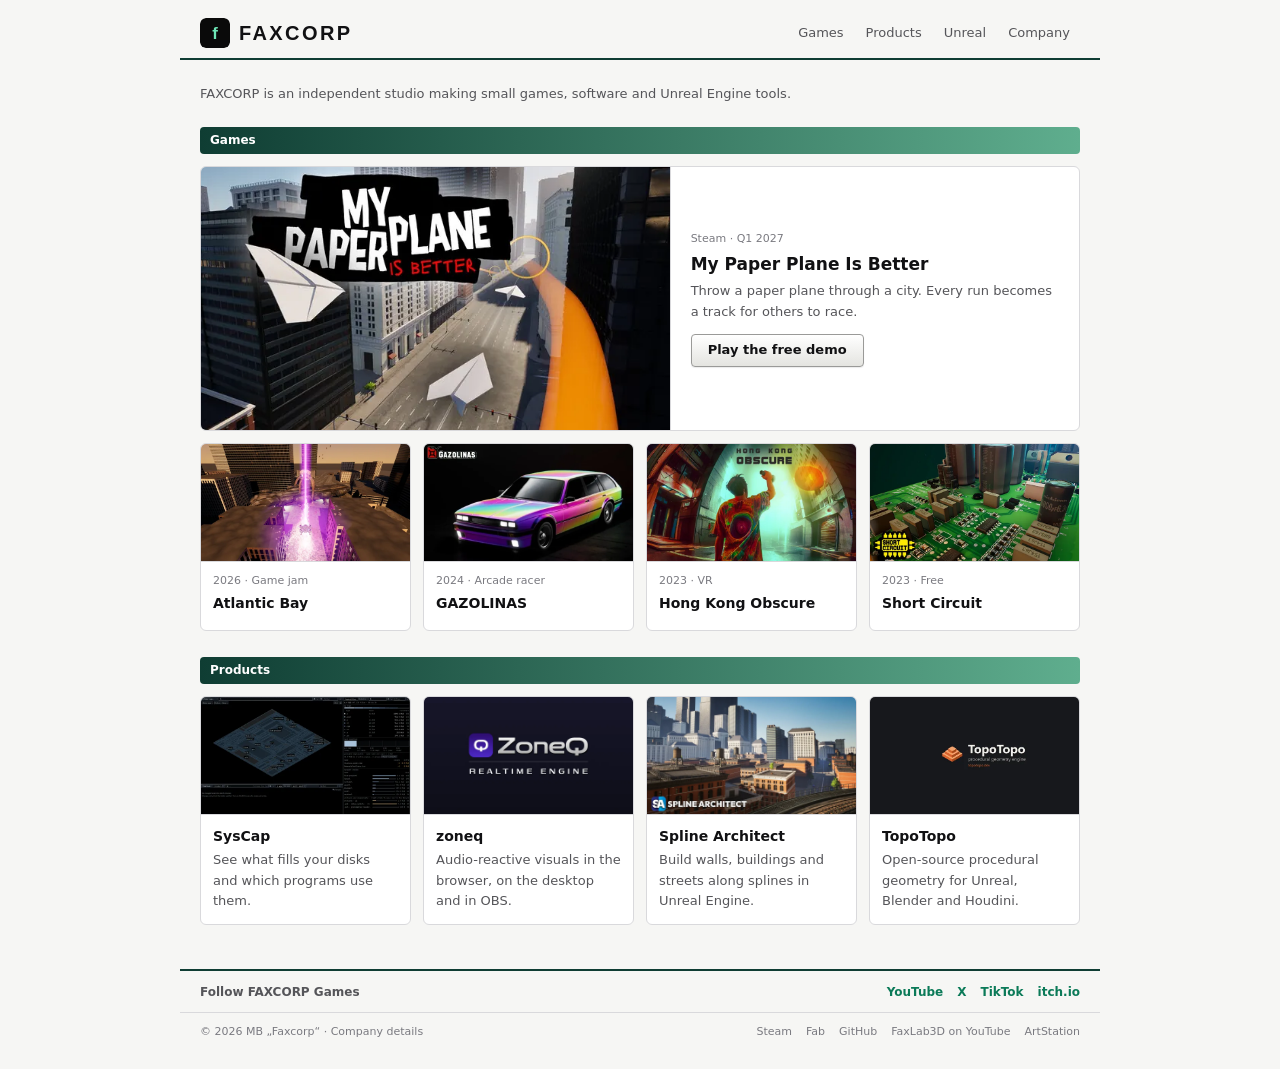
<file: index.html>
<!DOCTYPE html>
<html lang="en">
<head>
<meta charset="utf-8">
<meta name="viewport" content="width=device-width, initial-scale=1">
<title>FAXCORP</title>
<meta name="description" content="FAXCORP is an independent studio making games, real-time graphics software and Unreal Engine tools.">
<link rel="canonical" href="https://faxcorp.dev/">
<meta name="theme-color" content="#fafafa" media="(prefers-color-scheme: light)">
<meta name="theme-color" content="#0d0d0f" media="(prefers-color-scheme: dark)">
<meta property="og:type" content="website">
<meta property="og:site_name" content="FAXCORP">
<meta property="og:title" content="FAXCORP">
<meta property="og:description" content="FAXCORP is an independent studio making games, real-time graphics software and Unreal Engine tools.">
<meta property="og:url" content="https://faxcorp.dev/">
<meta property="og:image" content="https://faxcorp.dev/img/og.jpg">
<meta property="og:image:width" content="1200">
<meta property="og:image:height" content="630">
<meta name="twitter:card" content="summary_large_image">
<meta name="twitter:site" content="@faxcorpdev">
<link rel="stylesheet" href="/style.css">
<link rel="icon" href="/favicon.svg" type="image/svg+xml">
<link rel="icon" href="/img/icon-32.png" sizes="32x32" type="image/png">
<link rel="apple-touch-icon" href="/img/icon-180.png">
<script type="application/ld+json">{"@context":"https://schema.org","@type":"Organization","name":"FAXCORP","legalName":"MB Faxcorp","url":"https://faxcorp.dev/","logo":"https://faxcorp.dev/img/icon-512.png","email":"office@faxcorp.dev","sameAs":["https://github.com/faxlab","https://store.steampowered.com/search/?developer=FAXCORP","https://www.fab.com/sellers/FaxLab3D","https://www.youtube.com/@faxcorp","https://www.tiktok.com/@faxcorpgames","https://faxcorpgames.itch.io","https://www.youtube.com/@fax-lab-3d","https://www.artstation.com/faxlab3d","https://sketchfab.com/FaxLab3D","https://x.com/faxcorpdev"],"brand":[{"@type":"Brand","name":"SysCap"},{"@type":"Brand","name":"zoneq"},{"@type":"Brand","name":"Spline Architect"},{"@type":"Brand","name":"TopoTopo"}]}</script>
</head>
<body>

<header class="top">
  <div class="wrap">
    <a class="brand" href="/"><img src="/favicon.svg" alt=""><span>FAXCORP</span></a>
    <nav class="nav">
      <a href="/games/">Games</a>
      <a href="/products/">Products</a>
      <a href="/unreal/">Unreal</a>
      <a href="/company/">Company</a>
    </nav>
  </div>
</header>

<main class="wrap">
<p class="intro">FAXCORP is an independent studio making small games, software and Unreal Engine tools.</p>

<h2>Games</h2>
<div class="card feature">
  <img src="/img/my-paper-plane.webp" alt="My Paper Plane Is Better" width="616" height="346">
  <div class="body">
    <p class="meta">Steam &middot; Q1 2027</p>
    <h3>My Paper Plane Is Better</h3>
    <p>Throw a paper plane through a city. Every run becomes a track for others to race.</p>
    <a class="button" href="https://store.steampowered.com/app/2765870/My_Paper_Plane_Is_Better/">Play the free demo</a>
  </div>
</div>
<div class="grid four after">
  <a class="card" href="https://faxcorpgames.itch.io/"><img src="/img/atlantic-bay.webp" alt="" width="616" height="346"><div class="body"><p class="meta">2026 &middot; Game jam</p><h3>Atlantic Bay</h3></div></a>
  <a class="card" href="https://store.steampowered.com/app/2230740/GAZOLINAS/"><img src="/img/gazolinas.webp" alt="" width="616" height="346"><div class="body"><p class="meta">2024 &middot; Arcade racer</p><h3>GAZOLINAS</h3></div></a>
  <a class="card" href="https://store.steampowered.com/app/1368890/Hong_Kong_Obscure/"><img src="/img/hong-kong-obscure.webp" alt="" width="616" height="346"><div class="body"><p class="meta">2023 &middot; VR</p><h3>Hong Kong Obscure</h3></div></a>
  <a class="card" href="https://store.steampowered.com/app/1819240/Short_Circuit/"><img src="/img/short-circuit.webp" alt="" width="616" height="346"><div class="body"><p class="meta">2023 &middot; Free</p><h3>Short Circuit</h3></div></a>
</div>

<h2>Products</h2>
<div class="grid four">
  <a class="card" href="https://syscap.net/"><img src="/img/syscap.webp" alt="" width="640" height="384"><div class="body"><h3>SysCap</h3><p>See what fills your disks and which programs use them.</p></div></a>
  <a class="card" href="https://zoneq.app/"><img src="/img/zoneq.webp" alt="" width="960" height="540"><div class="body"><h3>zoneq</h3><p>Audio-reactive visuals in the browser, on the desktop and in OBS.</p></div></a>
  <a class="card" href="/products/#spline-architect"><img src="/img/spline-architect.webp" alt="" width="960" height="540"><div class="body"><h3>Spline Architect</h3><p>Build walls, buildings and streets along splines in Unreal Engine.</p></div></a>
  <a class="card" href="https://topotopo.dev/"><img src="/img/topotopo.webp" alt="" width="640" height="360"><div class="body"><h3>TopoTopo</h3><p>Open-source procedural geometry for Unreal, Blender and Houdini.</p></div></a>
</div>

</main>

<footer>
  <div class="wrap follow">
    <span>Follow FAXCORP Games</span>
    <nav aria-label="Follow FAXCORP Games">
      <a href="https://www.youtube.com/@faxcorp">YouTube</a>
      <a href="https://x.com/faxcorpdev">X</a>
      <a href="https://www.tiktok.com/@faxcorpgames">TikTok</a>
      <a href="https://faxcorpgames.itch.io">itch.io</a>
    </nav>
  </div>
  <div class="wrap">
    <span>&copy; 2026 MB &bdquo;Faxcorp&ldquo; &middot; <a href="/company/">Company details</a></span>
    <nav>
      <a href="https://store.steampowered.com/search/?developer=FAXCORP">Steam</a>
      <a href="https://www.fab.com/sellers/FaxLab3D">Fab</a>
      <a href="https://github.com/faxlab">GitHub</a>
      <a href="https://www.youtube.com/@fax-lab-3d">FaxLab3D on YouTube</a>
      <a href="https://www.artstation.com/faxlab3d">ArtStation</a>
    </nav>
  </div>
</footer>

</body>
</html>
</file>
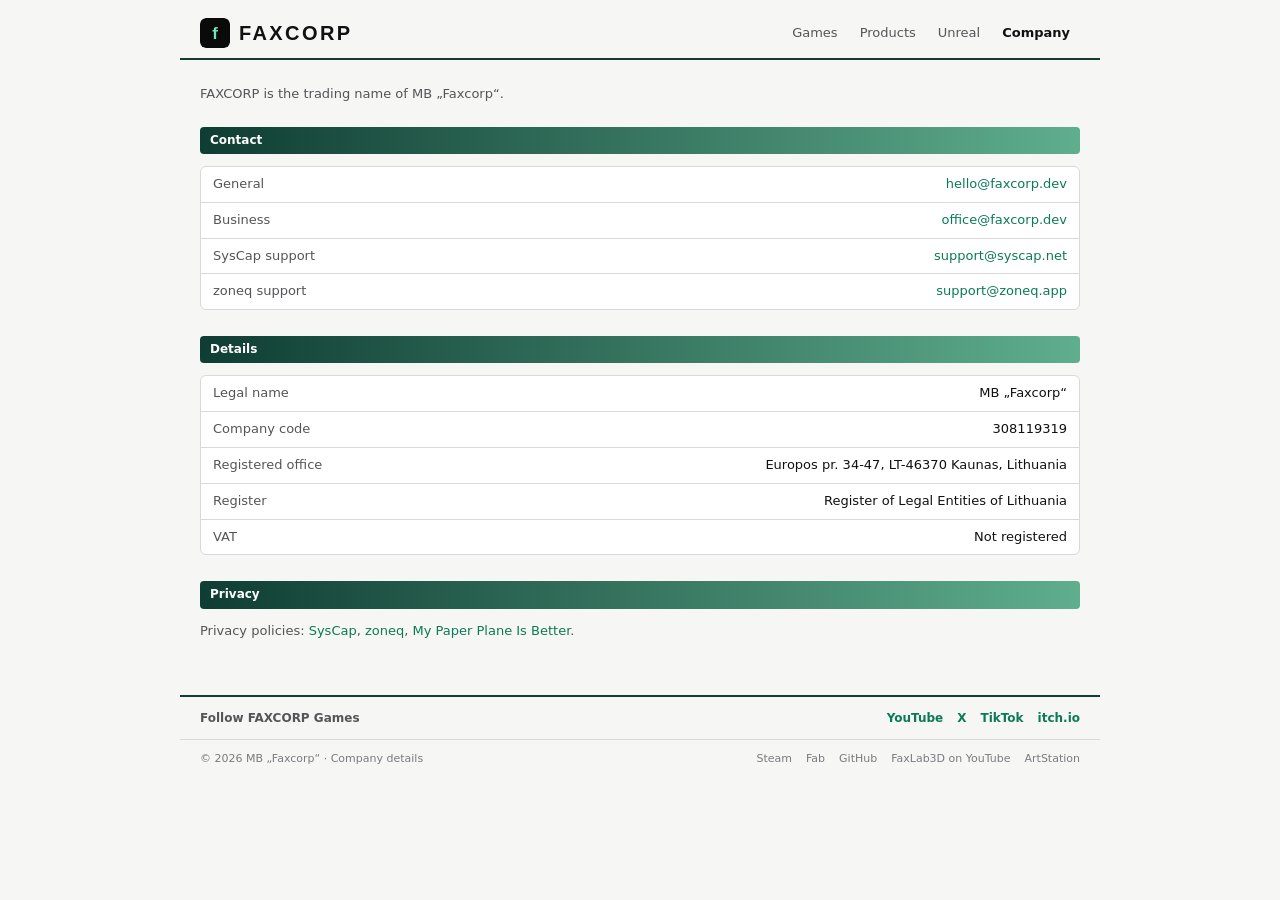
<file: company/index.html>
<!DOCTYPE html>
<html lang="en">
<head>
<meta charset="utf-8">
<meta name="viewport" content="width=device-width, initial-scale=1">
<title>Company - FAXCORP</title>
<meta name="description" content="Contact and company details for FAXCORP (MB Faxcorp).">
<link rel="canonical" href="https://faxcorp.dev/company/">
<meta name="theme-color" content="#fafafa" media="(prefers-color-scheme: light)">
<meta name="theme-color" content="#0d0d0f" media="(prefers-color-scheme: dark)">
<meta property="og:type" content="website">
<meta property="og:site_name" content="FAXCORP">
<meta property="og:title" content="Company - FAXCORP">
<meta property="og:description" content="Contact and company details for FAXCORP (MB Faxcorp).">
<meta property="og:url" content="https://faxcorp.dev/company/">
<meta property="og:image" content="https://faxcorp.dev/img/og.jpg">
<meta property="og:image:width" content="1200">
<meta property="og:image:height" content="630">
<meta name="twitter:card" content="summary_large_image">
<meta name="twitter:site" content="@faxcorpdev">
<link rel="stylesheet" href="/style.css">
<link rel="icon" href="/favicon.svg" type="image/svg+xml">
<link rel="icon" href="/img/icon-32.png" sizes="32x32" type="image/png">
<link rel="apple-touch-icon" href="/img/icon-180.png">

</head>
<body>

<header class="top">
  <div class="wrap">
    <a class="brand" href="/"><img src="/favicon.svg" alt=""><span>FAXCORP</span></a>
    <nav class="nav">
      <a href="/games/">Games</a>
      <a href="/products/">Products</a>
      <a href="/unreal/">Unreal</a>
      <a aria-current="page" href="/company/">Company</a>
    </nav>
  </div>
</header>

<main class="wrap">
<p class="intro">FAXCORP is the trading name of MB &bdquo;Faxcorp&ldquo;.</p>

<h2 id="contact">Contact</h2>
<div class="rows">
  <div><span class="k">General</span><span class="v"><a href="mailto:hello@faxcorp.dev">hello@faxcorp.dev</a></span></div>
  <div><span class="k">Business</span><span class="v"><a href="mailto:office@faxcorp.dev">office@faxcorp.dev</a></span></div>
  <div><span class="k">SysCap support</span><span class="v"><a href="mailto:support@syscap.net">support@syscap.net</a></span></div>
  <div><span class="k">zoneq support</span><span class="v"><a href="mailto:support@zoneq.app">support@zoneq.app</a></span></div>
</div>

<h2 id="details">Details</h2>
<div class="rows">
  <div><span class="k">Legal name</span><span class="v">MB &bdquo;Faxcorp&ldquo;</span></div>
  <div><span class="k">Company code</span><span class="v">308119319</span></div>
  <div><span class="k">Registered office</span><span class="v">Europos pr. 34-47, LT-46370 Kaunas, Lithuania</span></div>
  <div><span class="k">Register</span><span class="v">Register of Legal Entities of Lithuania</span></div>
  <div><span class="k">VAT</span><span class="v">Not registered</span></div>
</div>

<h2 id="privacy">Privacy</h2>
<p class="muted">Privacy policies:
<a href="https://syscap.net/privacy.html">SysCap</a>, <a href="https://zoneq.app/privacy">zoneq</a>,
<a href="/paperplane/privacy/">My Paper Plane Is Better</a>.</p>

</main>

<footer>
  <div class="wrap follow">
    <span>Follow FAXCORP Games</span>
    <nav aria-label="Follow FAXCORP Games">
      <a href="https://www.youtube.com/@faxcorp">YouTube</a>
      <a href="https://x.com/faxcorpdev">X</a>
      <a href="https://www.tiktok.com/@faxcorpgames">TikTok</a>
      <a href="https://faxcorpgames.itch.io">itch.io</a>
    </nav>
  </div>
  <div class="wrap">
    <span>&copy; 2026 MB &bdquo;Faxcorp&ldquo; &middot; <a href="/company/">Company details</a></span>
    <nav>
      <a href="https://store.steampowered.com/search/?developer=FAXCORP">Steam</a>
      <a href="https://www.fab.com/sellers/FaxLab3D">Fab</a>
      <a href="https://github.com/faxlab">GitHub</a>
      <a href="https://www.youtube.com/@fax-lab-3d">FaxLab3D on YouTube</a>
      <a href="https://www.artstation.com/faxlab3d">ArtStation</a>
    </nav>
  </div>
</footer>

</body>
</html>
</file>
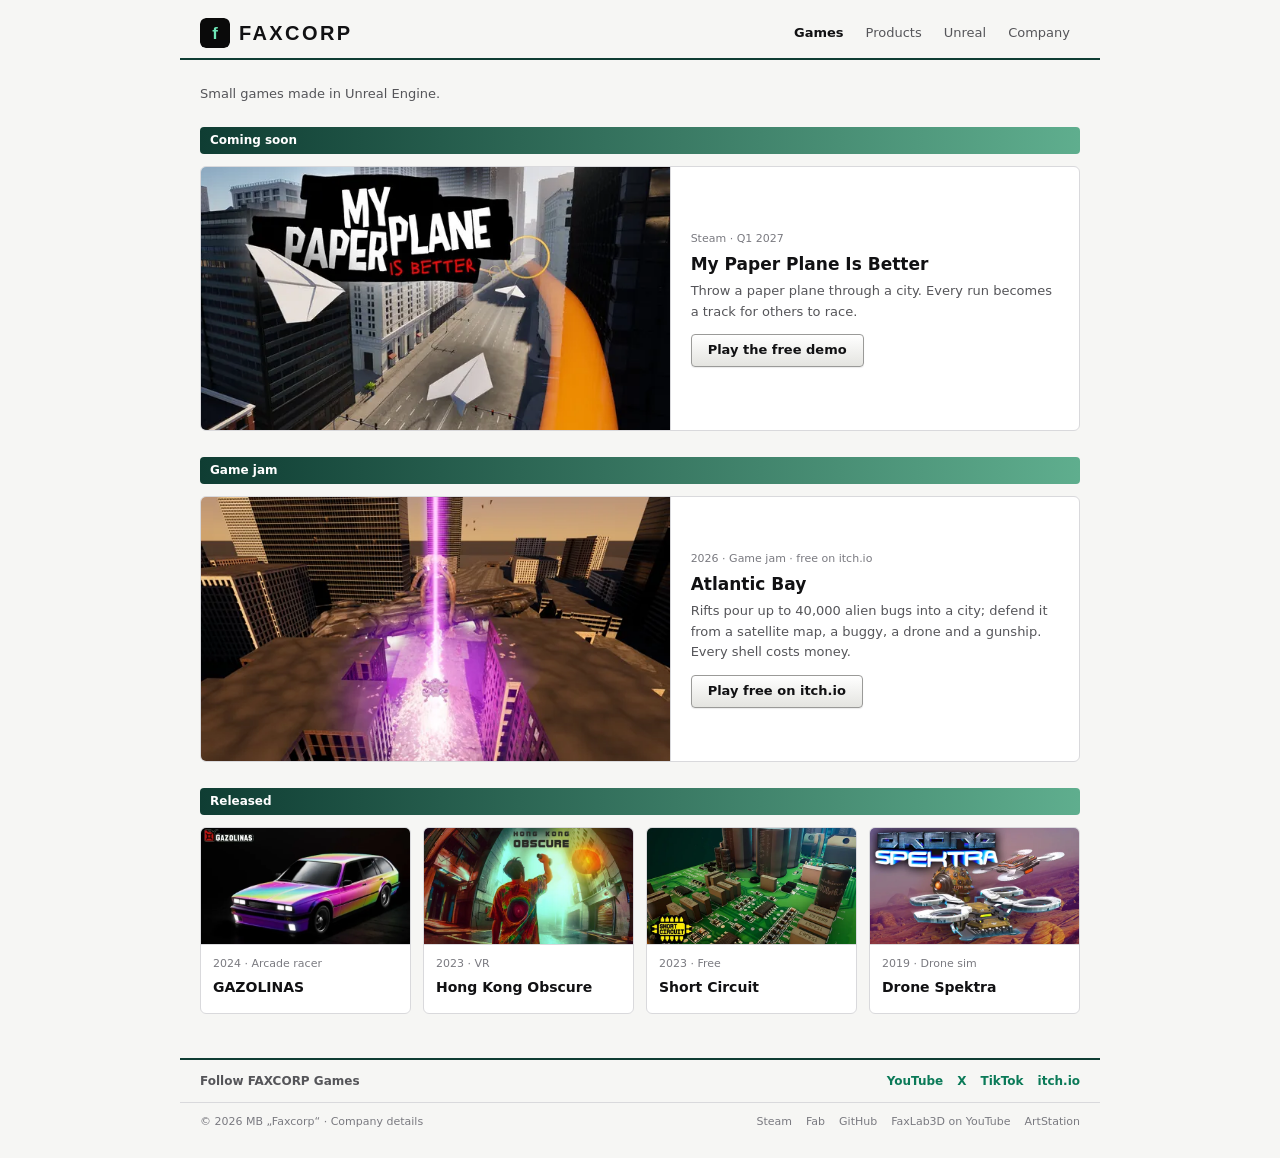
<file: games/index.html>
<!DOCTYPE html>
<html lang="en">
<head>
<meta charset="utf-8">
<meta name="viewport" content="width=device-width, initial-scale=1">
<title>Games - FAXCORP</title>
<meta name="description" content="Games by FAXCORP on Steam and itch.io.">
<link rel="canonical" href="https://faxcorp.dev/games/">
<meta name="theme-color" content="#fafafa" media="(prefers-color-scheme: light)">
<meta name="theme-color" content="#0d0d0f" media="(prefers-color-scheme: dark)">
<meta property="og:type" content="website">
<meta property="og:site_name" content="FAXCORP">
<meta property="og:title" content="Games - FAXCORP">
<meta property="og:description" content="Games by FAXCORP on Steam and itch.io.">
<meta property="og:url" content="https://faxcorp.dev/games/">
<meta property="og:image" content="https://faxcorp.dev/img/og.jpg">
<meta property="og:image:width" content="1200">
<meta property="og:image:height" content="630">
<meta name="twitter:card" content="summary_large_image">
<meta name="twitter:site" content="@faxcorpdev">
<link rel="stylesheet" href="/style.css">
<link rel="icon" href="/favicon.svg" type="image/svg+xml">
<link rel="icon" href="/img/icon-32.png" sizes="32x32" type="image/png">
<link rel="apple-touch-icon" href="/img/icon-180.png">

</head>
<body>

<header class="top">
  <div class="wrap">
    <a class="brand" href="/"><img src="/favicon.svg" alt=""><span>FAXCORP</span></a>
    <nav class="nav">
      <a aria-current="page" href="/games/">Games</a>
      <a href="/products/">Products</a>
      <a href="/unreal/">Unreal</a>
      <a href="/company/">Company</a>
    </nav>
  </div>
</header>

<main class="wrap">
<p class="intro">Small games made in Unreal Engine.</p>

<h2>Coming soon</h2>
<div class="card feature">
  <img src="/img/my-paper-plane.webp" alt="My Paper Plane Is Better" width="616" height="346">
  <div class="body">
    <p class="meta">Steam &middot; Q1 2027</p>
    <h3>My Paper Plane Is Better</h3>
    <p>Throw a paper plane through a city. Every run becomes a track for others to race.</p>
    <a class="button" href="https://store.steampowered.com/app/2765870/My_Paper_Plane_Is_Better/">Play the free demo</a>
  </div>
</div>

<h2>Game jam</h2>
<div class="card feature">
  <img src="/img/atlantic-bay.webp" alt="Atlantic Bay: a rift pours bugs into a city street" width="616" height="346">
  <div class="body">
    <p class="meta">2026 &middot; Game jam &middot; free on itch.io</p>
    <h3>Atlantic Bay</h3>
    <p>Rifts pour up to 40,000 alien bugs into a city; defend it from a satellite map, a buggy, a drone and a gunship. Every shell costs money.</p>
    <a class="button" href="https://faxcorpgames.itch.io/">Play free on itch.io</a>
  </div>
</div>

<h2>Released</h2>
<div class="grid four">
  <a class="card" href="https://store.steampowered.com/app/2230740/GAZOLINAS/"><img src="/img/gazolinas.webp" alt="" width="616" height="346"><div class="body"><p class="meta">2024 &middot; Arcade racer</p><h3>GAZOLINAS</h3></div></a>
  <a class="card" href="https://store.steampowered.com/app/1368890/Hong_Kong_Obscure/"><img src="/img/hong-kong-obscure.webp" alt="" width="616" height="346"><div class="body"><p class="meta">2023 &middot; VR</p><h3>Hong Kong Obscure</h3></div></a>
  <a class="card" href="https://store.steampowered.com/app/1819240/Short_Circuit/"><img src="/img/short-circuit.webp" alt="" width="616" height="346"><div class="body"><p class="meta">2023 &middot; Free</p><h3>Short Circuit</h3></div></a>
  <a class="card" href="https://store.steampowered.com/app/905390/Drone_Spektra/"><img src="/img/drone-spektra.webp" alt="" width="616" height="346"><div class="body"><p class="meta">2019 &middot; Drone sim</p><h3>Drone Spektra</h3></div></a>
</div>

</main>

<footer>
  <div class="wrap follow">
    <span>Follow FAXCORP Games</span>
    <nav aria-label="Follow FAXCORP Games">
      <a href="https://www.youtube.com/@faxcorp">YouTube</a>
      <a href="https://x.com/faxcorpdev">X</a>
      <a href="https://www.tiktok.com/@faxcorpgames">TikTok</a>
      <a href="https://faxcorpgames.itch.io">itch.io</a>
    </nav>
  </div>
  <div class="wrap">
    <span>&copy; 2026 MB &bdquo;Faxcorp&ldquo; &middot; <a href="/company/">Company details</a></span>
    <nav>
      <a href="https://store.steampowered.com/search/?developer=FAXCORP">Steam</a>
      <a href="https://www.fab.com/sellers/FaxLab3D">Fab</a>
      <a href="https://github.com/faxlab">GitHub</a>
      <a href="https://www.youtube.com/@fax-lab-3d">FaxLab3D on YouTube</a>
      <a href="https://www.artstation.com/faxlab3d">ArtStation</a>
    </nav>
  </div>
</footer>

</body>
</html>
</file>
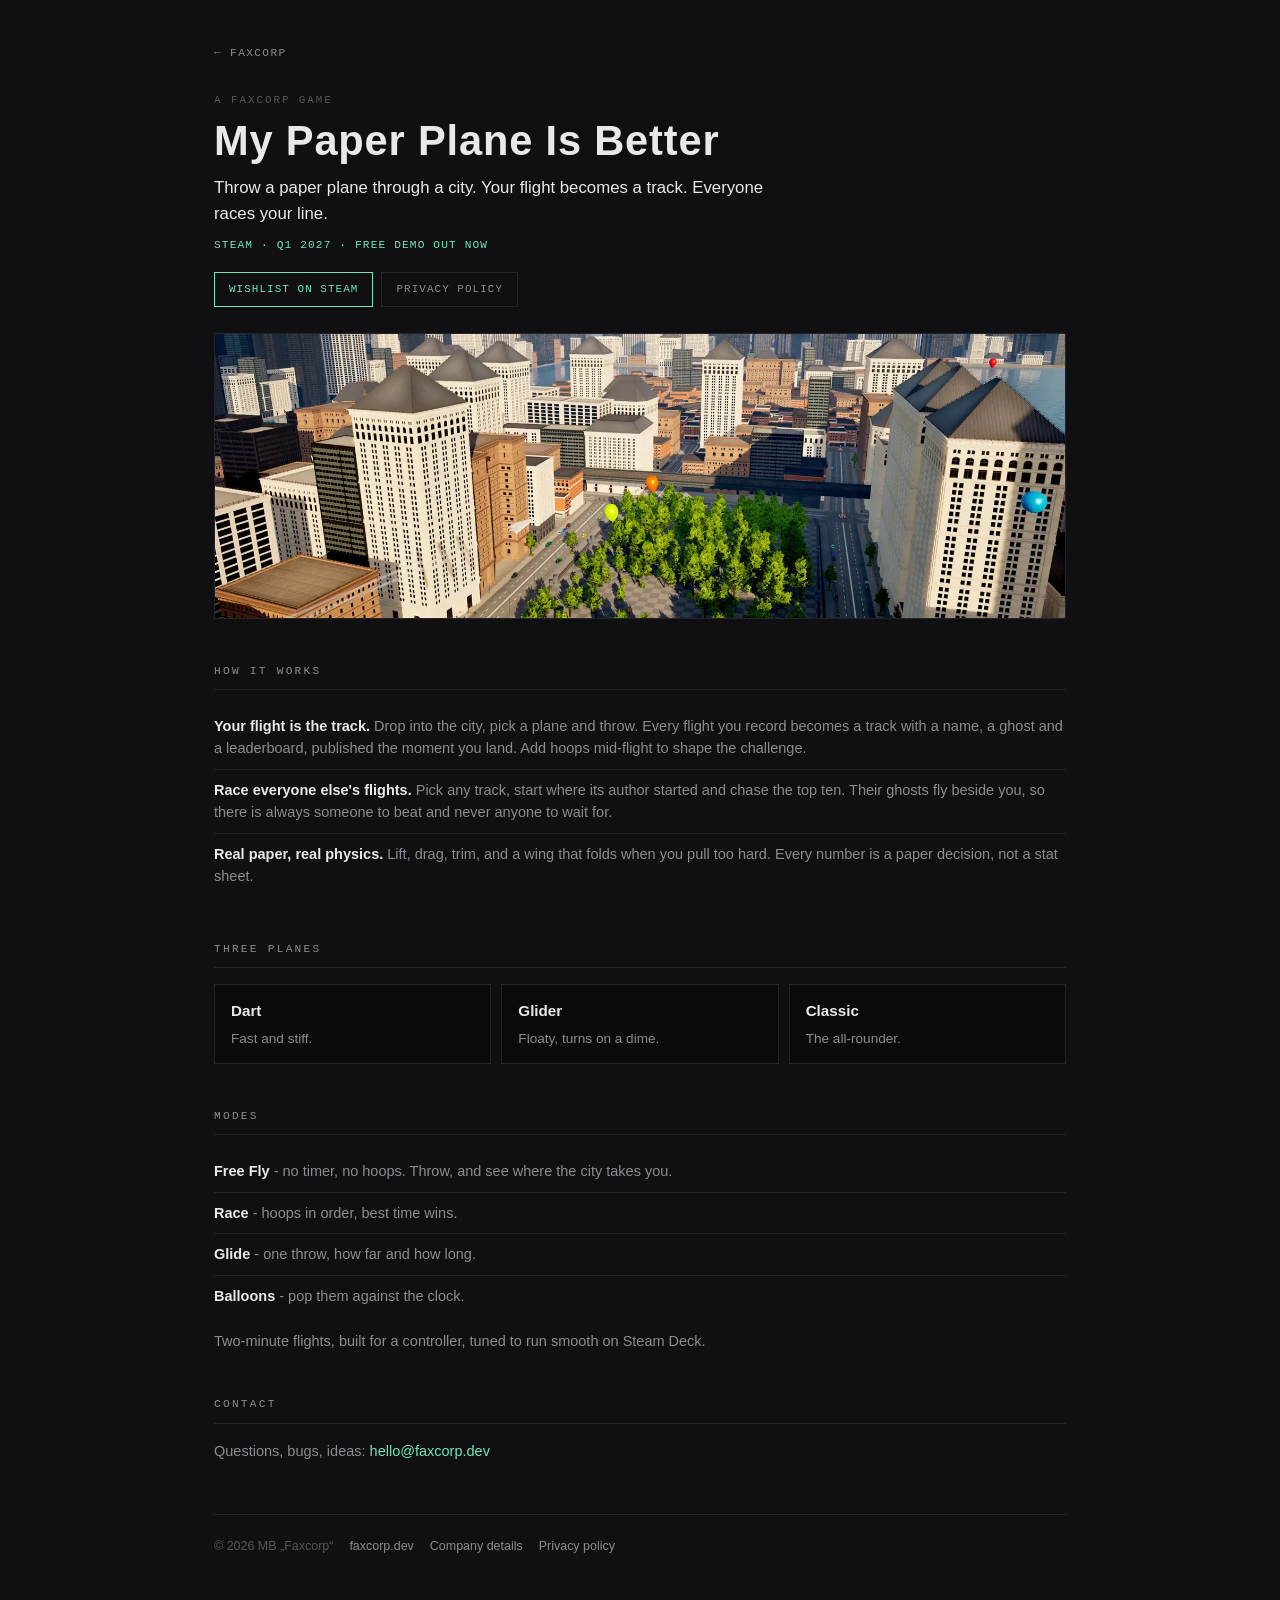
<file: paperplane/index.html>
<!DOCTYPE html>
<html lang="en">
<head>
<meta charset="UTF-8">
<meta name="viewport" content="width=device-width, initial-scale=1.0">
<title>My Paper Plane Is Better - FAXCORP</title>
<meta name="description" content="Throw a paper plane through a city. Your flight becomes a track and everyone races your line. On Steam, Q1 2027.">
<link rel="canonical" href="https://faxcorp.dev/paperplane/">
<meta name="theme-color" content="#101012">
<meta property="og:type" content="website">
<meta property="og:site_name" content="FAXCORP">
<meta property="og:url" content="https://faxcorp.dev/paperplane/">
<meta property="og:title" content="My Paper Plane Is Better">
<meta property="og:description" content="Throw a paper plane through a city. Your flight becomes a track and everyone races your line.">
<meta property="og:image" content="https://faxcorp.dev/paperplane/og.jpg">
<meta property="og:image:width" content="1200">
<meta property="og:image:height" content="630">
<meta name="twitter:card" content="summary_large_image">
<meta name="twitter:site" content="@faxcorpdev">
<link rel="icon" href="logo.png" type="image/png">
<link rel="stylesheet" href="style.css">
</head>
<body>
<div class="wrap">

  <header class="top"><a href="/">← FAXCORP</a></header>

  <main>

    <div class="title">
      <div class="kicker">A FAXCORP game</div>
      <h1>My Paper Plane Is Better</h1>
      <p class="tag">Throw a paper plane through a city. Your flight becomes a track. Everyone races your line.</p>
      <p class="status">Steam · Q1 2027 · free demo out now</p>
      <div class="btns">
        <a class="primary" href="https://store.steampowered.com/app/2765870/My_Paper_Plane_Is_Better/" target="_blank" rel="noopener">Wishlist on Steam</a>
        <a href="privacy/">Privacy policy</a>
      </div>
    </div>

    <a class="key" href="https://store.steampowered.com/app/2765870/My_Paper_Plane_Is_Better/" target="_blank" rel="noopener">
      <img src="key.webp" alt="Flying over the city, balloons in the air" width="1600" height="900" fetchpriority="high">
    </a>

    <section class="section">
      <h2>How it works</h2>
      <ul>
        <li><strong>Your flight is the track.</strong> Drop into the city, pick a plane and throw. Every flight you record becomes a track with a name, a ghost and a leaderboard, published the moment you land. Add hoops mid-flight to shape the challenge.</li>
        <li><strong>Race everyone else's flights.</strong> Pick any track, start where its author started and chase the top ten. Their ghosts fly beside you, so there is always someone to beat and never anyone to wait for.</li>
        <li><strong>Real paper, real physics.</strong> Lift, drag, trim, and a wing that folds when you pull too hard. Every number is a paper decision, not a stat sheet.</li>
      </ul>
    </section>

    <section class="section">
      <h2>Three planes</h2>
      <div class="cards">
        <div><h3>Dart</h3><p>Fast and stiff.</p></div>
        <div><h3>Glider</h3><p>Floaty, turns on a dime.</p></div>
        <div><h3>Classic</h3><p>The all-rounder.</p></div>
      </div>
    </section>

    <section class="section">
      <h2>Modes</h2>
      <ul>
        <li><strong>Free Fly</strong> - no timer, no hoops. Throw, and see where the city takes you.</li>
        <li><strong>Race</strong> - hoops in order, best time wins.</li>
        <li><strong>Glide</strong> - one throw, how far and how long.</li>
        <li><strong>Balloons</strong> - pop them against the clock.</li>
      </ul>
      <p style="margin-top:14px">Two-minute flights, built for a controller, tuned to run smooth on Steam Deck.</p>
    </section>

    <section class="section">
      <h2>Contact</h2>
      <p>Questions, bugs, ideas: <!--email_off--><a href="mailto:hello@faxcorp.dev">hello@faxcorp.dev</a><!--/email_off--></p>
    </section>

  </main>

  <footer>
    <span>© 2026 MB „Faxcorp“</span>
    <span><a href="/">faxcorp.dev</a></span>
    <span><a href="/company/">Company details</a></span>
    <span><a href="privacy/">Privacy policy</a></span>
  </footer>

</div>
</body>
</html>
</file>
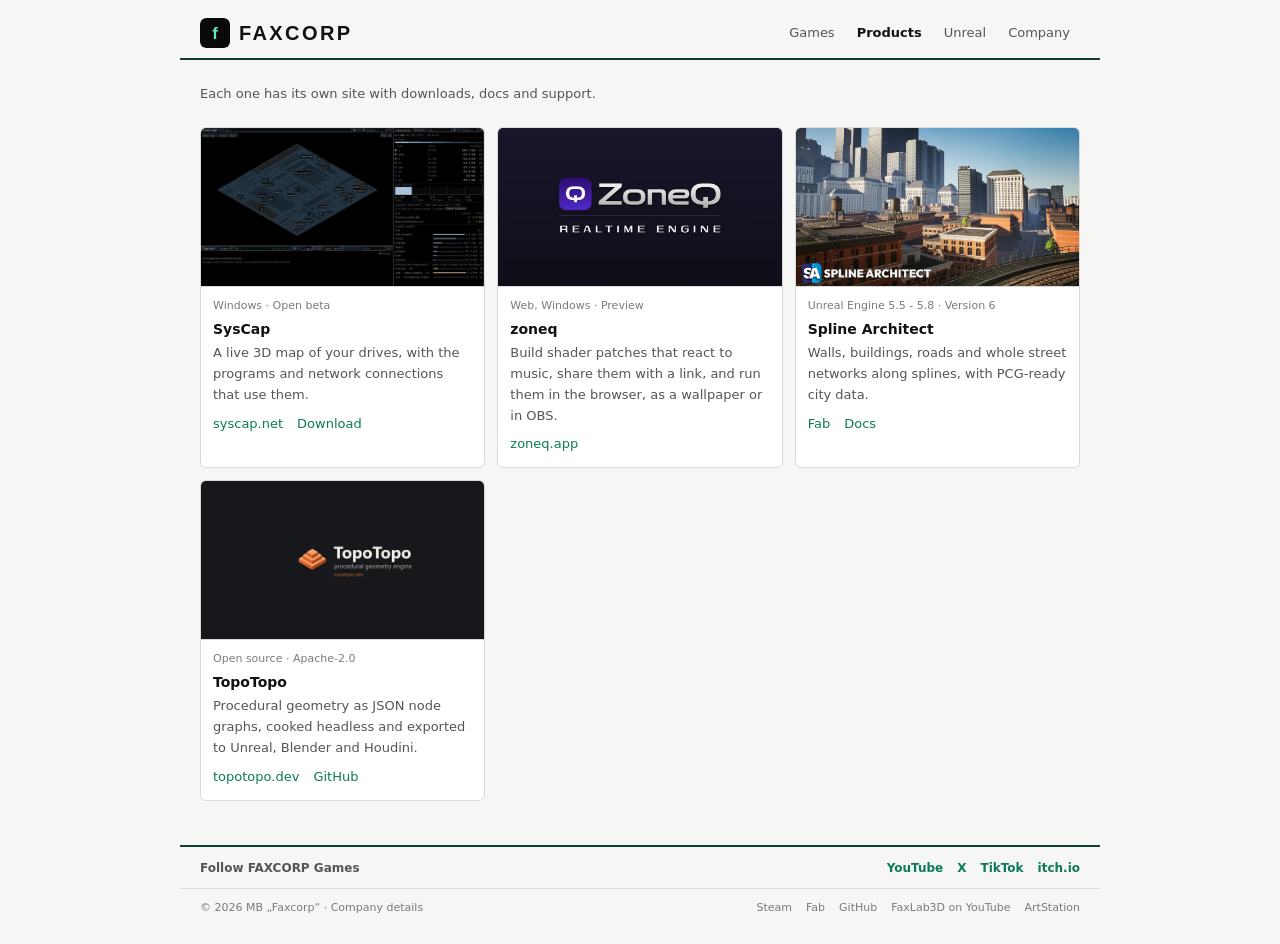
<file: products/index.html>
<!DOCTYPE html>
<html lang="en">
<head>
<meta charset="utf-8">
<meta name="viewport" content="width=device-width, initial-scale=1">
<title>Products - FAXCORP</title>
<meta name="description" content="SysCap, zoneq, Spline Architect and TopoTopo by FAXCORP.">
<link rel="canonical" href="https://faxcorp.dev/products/">
<meta name="theme-color" content="#fafafa" media="(prefers-color-scheme: light)">
<meta name="theme-color" content="#0d0d0f" media="(prefers-color-scheme: dark)">
<meta property="og:type" content="website">
<meta property="og:site_name" content="FAXCORP">
<meta property="og:title" content="Products - FAXCORP">
<meta property="og:description" content="SysCap, zoneq, Spline Architect and TopoTopo by FAXCORP.">
<meta property="og:url" content="https://faxcorp.dev/products/">
<meta property="og:image" content="https://faxcorp.dev/img/og.jpg">
<meta property="og:image:width" content="1200">
<meta property="og:image:height" content="630">
<meta name="twitter:card" content="summary_large_image">
<meta name="twitter:site" content="@faxcorpdev">
<link rel="stylesheet" href="/style.css">
<link rel="icon" href="/favicon.svg" type="image/svg+xml">
<link rel="icon" href="/img/icon-32.png" sizes="32x32" type="image/png">
<link rel="apple-touch-icon" href="/img/icon-180.png">

</head>
<body>

<header class="top">
  <div class="wrap">
    <a class="brand" href="/"><img src="/favicon.svg" alt=""><span>FAXCORP</span></a>
    <nav class="nav">
      <a href="/games/">Games</a>
      <a aria-current="page" href="/products/">Products</a>
      <a href="/unreal/">Unreal</a>
      <a href="/company/">Company</a>
    </nav>
  </div>
</header>

<main class="wrap">
<p class="intro">Each one has its own site with downloads, docs and support.</p>

<div class="grid">
  <div class="card" id="syscap">
    <img src="/img/syscap.webp" alt="SysCap" width="640" height="384">
    <div class="body">
      <p class="meta">Windows &middot; Open beta</p>
      <h3>SysCap</h3>
      <p>A live 3D map of your drives, with the programs and network connections that use them.</p>
      <div class="links"><a href="https://syscap.net/">syscap.net</a><a href="https://syscap.net/download.html">Download</a></div>
    </div>
  </div>
  <div class="card" id="zoneq">
    <img src="/img/zoneq.webp" alt="zoneq" width="960" height="540">
    <div class="body">
      <p class="meta">Web, Windows &middot; Preview</p>
      <h3>zoneq</h3>
      <p>Build shader patches that react to music, share them with a link, and run them in the browser, as a wallpaper or in OBS.</p>
      <div class="links"><a href="https://zoneq.app/">zoneq.app</a></div>
    </div>
  </div>
  <div class="card" id="spline-architect">
    <img src="/img/spline-architect.webp" alt="Spline Architect" width="960" height="540">
    <div class="body">
      <p class="meta">Unreal Engine 5.5 - 5.8 &middot; Version 6</p>
      <h3>Spline Architect</h3>
      <p>Walls, buildings, roads and whole street networks along splines, with PCG-ready city data.</p>
      <div class="links"><a href="https://www.fab.com/listings/356b1d13-5080-4418-893d-5a39546bc276">Fab</a><a href="https://faxlab.github.io/spline-architect-docs/">Docs</a></div>
    </div>
  </div>
  <div class="card" id="topotopo">
    <img src="/img/topotopo.webp" alt="TopoTopo" width="640" height="360">
    <div class="body">
      <p class="meta">Open source &middot; Apache-2.0</p>
      <h3>TopoTopo</h3>
      <p>Procedural geometry as JSON node graphs, cooked headless and exported to Unreal, Blender and Houdini.</p>
      <div class="links"><a href="https://topotopo.dev/">topotopo.dev</a><a href="https://github.com/topotopo-dev/topotopo">GitHub</a></div>
    </div>
  </div>
</div>

</main>

<footer>
  <div class="wrap follow">
    <span>Follow FAXCORP Games</span>
    <nav aria-label="Follow FAXCORP Games">
      <a href="https://www.youtube.com/@faxcorp">YouTube</a>
      <a href="https://x.com/faxcorpdev">X</a>
      <a href="https://www.tiktok.com/@faxcorpgames">TikTok</a>
      <a href="https://faxcorpgames.itch.io">itch.io</a>
    </nav>
  </div>
  <div class="wrap">
    <span>&copy; 2026 MB &bdquo;Faxcorp&ldquo; &middot; <a href="/company/">Company details</a></span>
    <nav>
      <a href="https://store.steampowered.com/search/?developer=FAXCORP">Steam</a>
      <a href="https://www.fab.com/sellers/FaxLab3D">Fab</a>
      <a href="https://github.com/faxlab">GitHub</a>
      <a href="https://www.youtube.com/@fax-lab-3d">FaxLab3D on YouTube</a>
      <a href="https://www.artstation.com/faxlab3d">ArtStation</a>
    </nav>
  </div>
</footer>

</body>
</html>
</file>
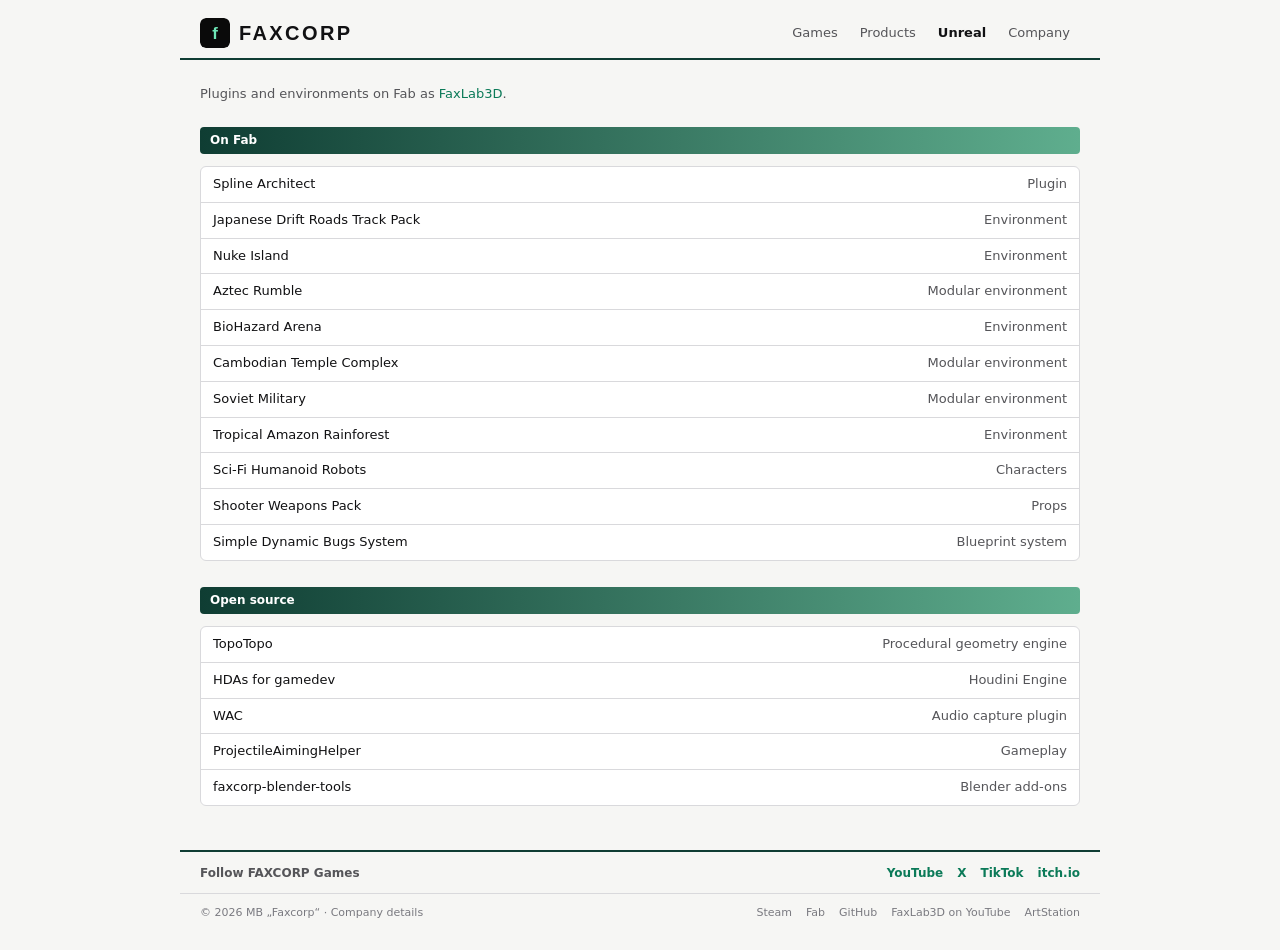
<file: unreal/index.html>
<!DOCTYPE html>
<html lang="en">
<head>
<meta charset="utf-8">
<meta name="viewport" content="width=device-width, initial-scale=1">
<title>Unreal Engine - FAXCORP</title>
<meta name="description" content="Unreal Engine plugins, environments and assets by FAXCORP, on Fab as FaxLab3D.">
<link rel="canonical" href="https://faxcorp.dev/unreal/">
<meta name="theme-color" content="#fafafa" media="(prefers-color-scheme: light)">
<meta name="theme-color" content="#0d0d0f" media="(prefers-color-scheme: dark)">
<meta property="og:type" content="website">
<meta property="og:site_name" content="FAXCORP">
<meta property="og:title" content="Unreal Engine - FAXCORP">
<meta property="og:description" content="Unreal Engine plugins, environments and assets by FAXCORP, on Fab as FaxLab3D.">
<meta property="og:url" content="https://faxcorp.dev/unreal/">
<meta property="og:image" content="https://faxcorp.dev/img/og.jpg">
<meta property="og:image:width" content="1200">
<meta property="og:image:height" content="630">
<meta name="twitter:card" content="summary_large_image">
<meta name="twitter:site" content="@faxcorpdev">
<link rel="stylesheet" href="/style.css">
<link rel="icon" href="/favicon.svg" type="image/svg+xml">
<link rel="icon" href="/img/icon-32.png" sizes="32x32" type="image/png">
<link rel="apple-touch-icon" href="/img/icon-180.png">

</head>
<body>

<header class="top">
  <div class="wrap">
    <a class="brand" href="/"><img src="/favicon.svg" alt=""><span>FAXCORP</span></a>
    <nav class="nav">
      <a href="/games/">Games</a>
      <a href="/products/">Products</a>
      <a aria-current="page" href="/unreal/">Unreal</a>
      <a href="/company/">Company</a>
    </nav>
  </div>
</header>

<main class="wrap">
<p class="intro">Plugins and environments on Fab as <a href="https://www.fab.com/sellers/FaxLab3D">FaxLab3D</a>.</p>

<h2>On Fab</h2>

<div class="rows">
  <a href="https://www.fab.com/listings/356b1d13-5080-4418-893d-5a39546bc276"><span>Spline Architect</span><span class="k">Plugin</span></a>
  <a href="https://www.fab.com/listings/f1b7e6c6-7a13-4656-941c-183846a084ef"><span>Japanese Drift Roads Track Pack</span><span class="k">Environment</span></a>
  <a href="https://www.fab.com/listings/6631d4c8-0760-44b6-b031-d76d897ae961"><span>Nuke Island</span><span class="k">Environment</span></a>
  <a href="https://www.fab.com/listings/da5778da-a3ce-4e40-8a58-630b8a0f6e21"><span>Aztec Rumble</span><span class="k">Modular environment</span></a>
  <a href="https://www.fab.com/listings/875ef04b-a5ee-44a4-8f68-a5ed211d4bfb"><span>BioHazard Arena</span><span class="k">Environment</span></a>
  <a href="https://www.fab.com/listings/37a51114-eec6-4c29-9f4b-839b594d32c8"><span>Cambodian Temple Complex</span><span class="k">Modular environment</span></a>
  <a href="https://www.fab.com/listings/1858ea76-aa91-4e20-8262-3032d8e1bc90"><span>Soviet Military</span><span class="k">Modular environment</span></a>
  <a href="https://www.fab.com/listings/b629459b-9c94-44a6-b066-f977feed1234"><span>Tropical Amazon Rainforest</span><span class="k">Environment</span></a>
  <a href="https://www.fab.com/listings/75045692-92e8-4f73-b8ec-e635cb7c8633"><span>Sci-Fi Humanoid Robots</span><span class="k">Characters</span></a>
  <a href="https://www.fab.com/listings/e954e53b-bd40-4861-880b-235d2c3383a8"><span>Shooter Weapons Pack</span><span class="k">Props</span></a>
  <a href="https://www.fab.com/listings/281c779c-959e-4de5-b427-2872d73df1a1"><span>Simple Dynamic Bugs System</span><span class="k">Blueprint system</span></a>
</div>

<h2>Open source</h2>
<div class="rows">
  <a href="https://topotopo.dev/"><span>TopoTopo</span><span class="k">Procedural geometry engine</span></a>
  <a href="https://github.com/faxlab/HDA-s-for-gamedev-Unreal-engine"><span>HDAs for gamedev</span><span class="k">Houdini Engine</span></a>
  <a href="https://github.com/faxlab/WAC"><span>WAC</span><span class="k">Audio capture plugin</span></a>
  <a href="https://github.com/faxlab/ProjectileAimingHelper"><span>ProjectileAimingHelper</span><span class="k">Gameplay</span></a>
  <a href="https://github.com/faxlab/faxcorp-blender-tools"><span>faxcorp-blender-tools</span><span class="k">Blender add-ons</span></a>
</div>

</main>

<footer>
  <div class="wrap follow">
    <span>Follow FAXCORP Games</span>
    <nav aria-label="Follow FAXCORP Games">
      <a href="https://www.youtube.com/@faxcorp">YouTube</a>
      <a href="https://x.com/faxcorpdev">X</a>
      <a href="https://www.tiktok.com/@faxcorpgames">TikTok</a>
      <a href="https://faxcorpgames.itch.io">itch.io</a>
    </nav>
  </div>
  <div class="wrap">
    <span>&copy; 2026 MB &bdquo;Faxcorp&ldquo; &middot; <a href="/company/">Company details</a></span>
    <nav>
      <a href="https://store.steampowered.com/search/?developer=FAXCORP">Steam</a>
      <a href="https://www.fab.com/sellers/FaxLab3D">Fab</a>
      <a href="https://github.com/faxlab">GitHub</a>
      <a href="https://www.youtube.com/@fax-lab-3d">FaxLab3D on YouTube</a>
      <a href="https://www.artstation.com/faxlab3d">ArtStation</a>
    </nav>
  </div>
</footer>

</body>
</html>
</file>
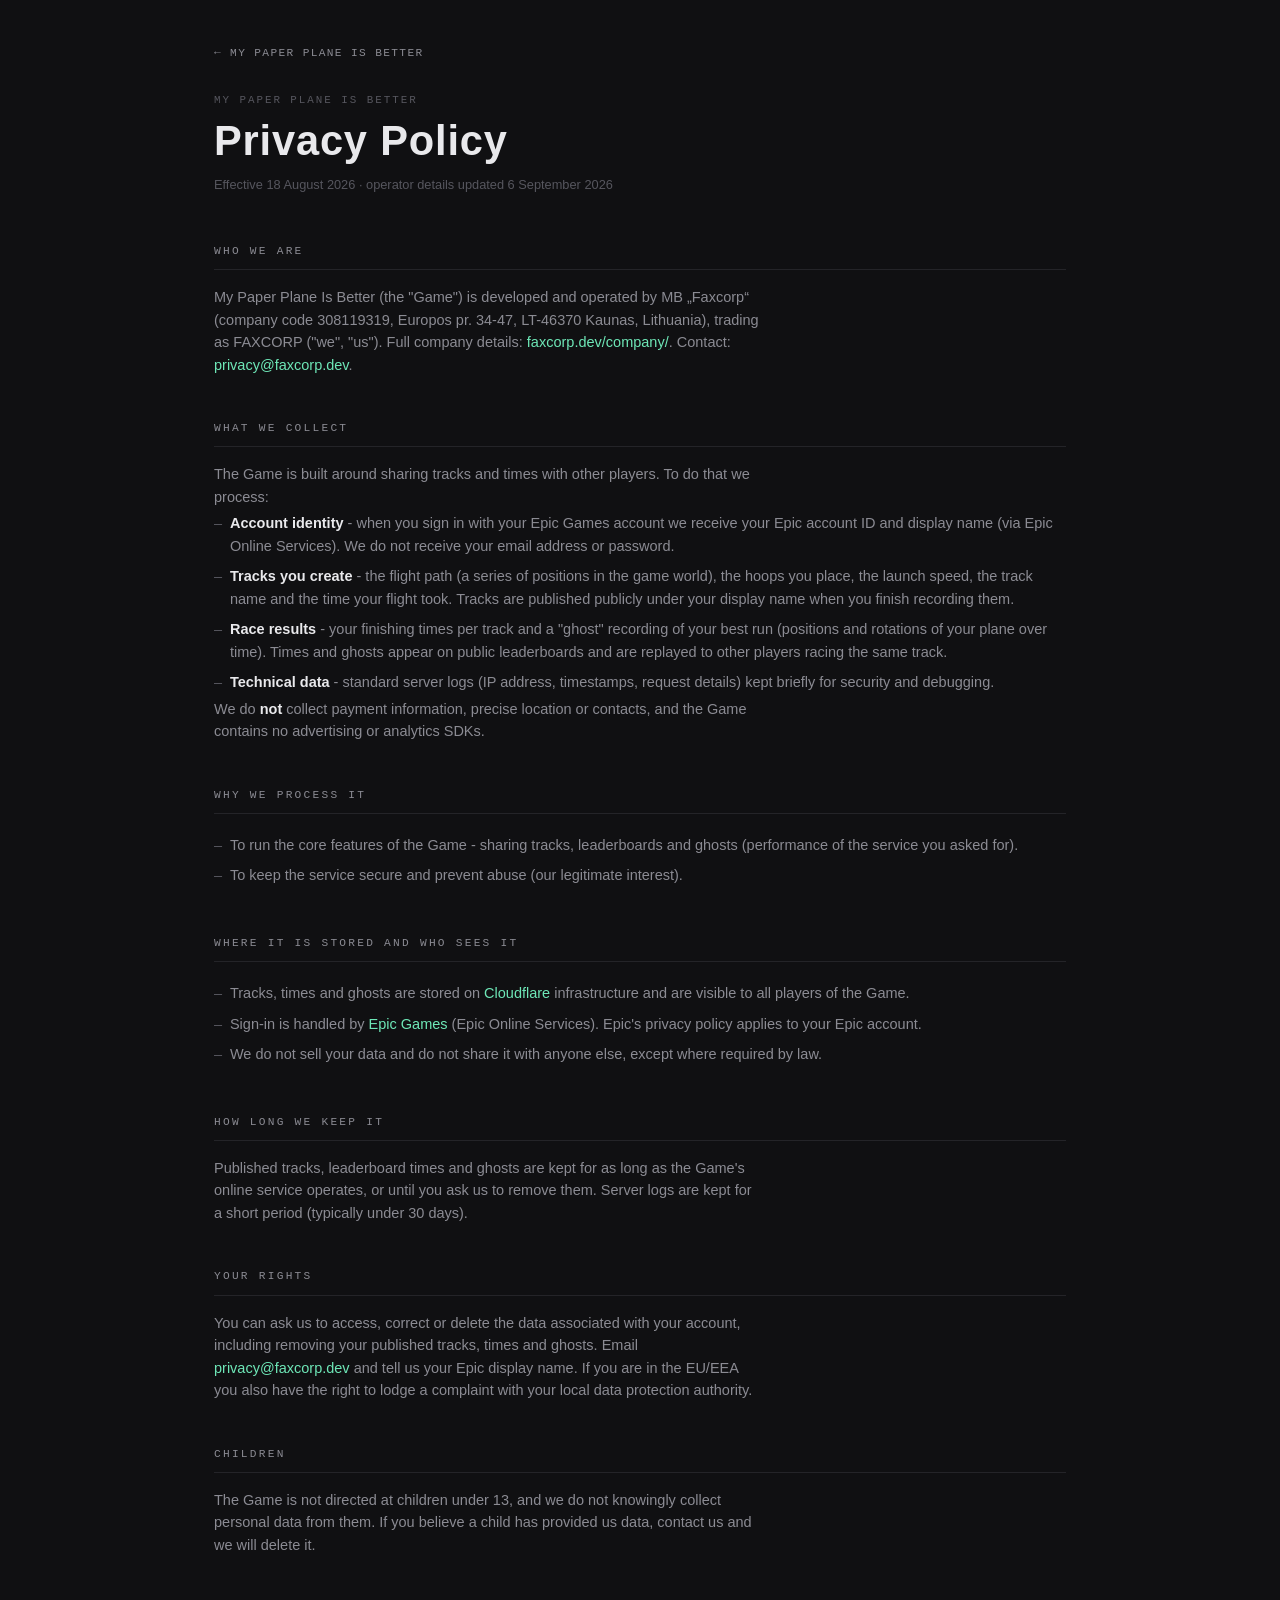
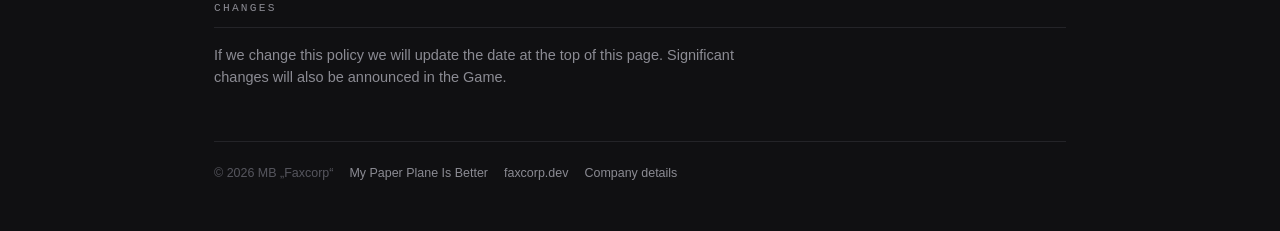
<file: paperplane/privacy/index.html>
<!DOCTYPE html>
<html lang="en">
<head>
<meta charset="UTF-8">
<meta name="viewport" content="width=device-width, initial-scale=1.0">
<title>Privacy Policy - My Paper Plane Is Better</title>
<meta name="description" content="Privacy policy for the game My Paper Plane Is Better.">
<link rel="canonical" href="https://faxcorp.dev/paperplane/privacy/">
<meta name="theme-color" content="#101012">
<link rel="icon" href="../logo.png" type="image/png">
<link rel="stylesheet" href="../style.css">
</head>
<body>
<div class="wrap">
  <header class="top"><a href="../">← MY PAPER PLANE IS BETTER</a></header>

  <div class="title">
    <div class="kicker">My Paper Plane Is Better</div>
    <h1>Privacy Policy</h1>
    <p class="muted">Effective 18 August 2026 · operator details updated 6 September 2026</p>
  </div>

  <section class="section">
    <h2>Who we are</h2>
    <p>My Paper Plane Is Better (the "Game") is developed and operated by MB „Faxcorp“ (company code 308119319, Europos pr. 34-47, LT-46370 Kaunas, Lithuania), trading as FAXCORP ("we", "us"). Full company details: <a href="https://faxcorp.dev/company/">faxcorp.dev/company/</a>. Contact: <!--email_off--><a href="mailto:privacy@faxcorp.dev">privacy@faxcorp.dev</a><!--/email_off-->.</p>
  </section>

  <section class="section">
    <h2>What we collect</h2>
    <p>The Game is built around sharing tracks and times with other players. To do that we process:</p>
    <ul class="bullets">
      <li><strong>Account identity</strong> - when you sign in with your Epic Games account we receive your Epic account ID and display name (via Epic Online Services). We do not receive your email address or password.</li>
      <li><strong>Tracks you create</strong> - the flight path (a series of positions in the game world), the hoops you place, the launch speed, the track name and the time your flight took. Tracks are published publicly under your display name when you finish recording them.</li>
      <li><strong>Race results</strong> - your finishing times per track and a "ghost" recording of your best run (positions and rotations of your plane over time). Times and ghosts appear on public leaderboards and are replayed to other players racing the same track.</li>
      <li><strong>Technical data</strong> - standard server logs (IP address, timestamps, request details) kept briefly for security and debugging.</li>
    </ul>
    <p>We do <strong>not</strong> collect payment information, precise location or contacts, and the Game contains no advertising or analytics SDKs.</p>
  </section>

  <section class="section">
    <h2>Why we process it</h2>
    <ul class="bullets">
      <li>To run the core features of the Game - sharing tracks, leaderboards and ghosts (performance of the service you asked for).</li>
      <li>To keep the service secure and prevent abuse (our legitimate interest).</li>
    </ul>
  </section>

  <section class="section">
    <h2>Where it is stored and who sees it</h2>
    <ul class="bullets">
      <li>Tracks, times and ghosts are stored on <a href="https://www.cloudflare.com/privacypolicy/">Cloudflare</a> infrastructure and are visible to all players of the Game.</li>
      <li>Sign-in is handled by <a href="https://www.epicgames.com/site/en-US/privacypolicy">Epic Games</a> (Epic Online Services). Epic's privacy policy applies to your Epic account.</li>
      <li>We do not sell your data and do not share it with anyone else, except where required by law.</li>
    </ul>
  </section>

  <section class="section">
    <h2>How long we keep it</h2>
    <p>Published tracks, leaderboard times and ghosts are kept for as long as the Game's online service operates, or until you ask us to remove them. Server logs are kept for a short period (typically under 30 days).</p>
  </section>

  <section class="section">
    <h2>Your rights</h2>
    <p>You can ask us to access, correct or delete the data associated with your account, including removing your published tracks, times and ghosts. Email <!--email_off--><a href="mailto:privacy@faxcorp.dev">privacy@faxcorp.dev</a><!--/email_off--> and tell us your Epic display name. If you are in the EU/EEA you also have the right to lodge a complaint with your local data protection authority.</p>
  </section>

  <section class="section">
    <h2>Children</h2>
    <p>The Game is not directed at children under 13, and we do not knowingly collect personal data from them. If you believe a child has provided us data, contact us and we will delete it.</p>
  </section>

  <section class="section">
    <h2>Changes</h2>
    <p>If we change this policy we will update the date at the top of this page. Significant changes will also be announced in the Game.</p>
  </section>

  <footer>
    <span>© 2026 MB „Faxcorp“</span>
    <span><a href="../">My Paper Plane Is Better</a></span>
    <span><a href="/">faxcorp.dev</a></span>
    <span><a href="/company/">Company details</a></span>
  </footer>
</div>
</body>
</html>
</file>
<file: style.css>
/* faxcorp.dev: a modern take on the syscap.net look - Verdana, compact type, gradient title bars, bevelled buttons.
   Light and dark follow the visitor's system. No scripts, no web fonts, no cookies. */
:root {
  --bg: #f6f6f4; --surface: #ffffff; --text: #111113; --muted: #555559; --faint: #7a7a80;
  --line: #d9d9dc; --accent: #0b7a58; --accent-soft: #e6f4ee; --rule: #0f3d33;
  --title-from: #0f3d33; --title-to: #5fae8e; --title-text: #ffffff;
  --face-from: #ffffff; --face-to: #e4e4e0; --face-border: #9a9a98;
  --radius: 6px;
  --sans: Verdana, Tahoma, Geneva, system-ui, sans-serif;
  --mono: ui-monospace, "Cascadia Mono", "Lucida Console", Consolas, monospace;
}
@media (prefers-color-scheme: dark) {
  :root {
    --bg: #111214; --surface: #18191c; --text: #e2e3e6; --muted: #a0a3a8; --faint: #73767c;
    --line: #2b2d31; --accent: #6ee7b7; --accent-soft: #15261f; --rule: #2f7a63;
    --title-from: #0f3d33; --title-to: #2f7a63;
    --face-from: #3a3d42; --face-to: #2a2c30; --face-border: #55585e;
  }
}

*, *::before, *::after { box-sizing: border-box; }
html { color-scheme: light dark; }
body { margin: 0; background: var(--bg); color: var(--text); font: 13px/1.6 var(--sans); }
a { color: inherit; text-decoration: none; }
p a, .v a, .links a { color: var(--accent); }
p a:hover, .v a:hover, .links a:hover { text-decoration: underline; }
img { display: block; max-width: 100%; height: auto; }

.wrap { max-width: 920px; margin: 0 auto; padding: 0 20px; }

/* Header: wordmark and four links over a rule, like syscap.net. */
.top .wrap { display: flex; align-items: center; justify-content: space-between; gap: 16px; padding-top: 18px; padding-bottom: 10px;
             border-bottom: 2px solid var(--rule); }
.brand { display: flex; align-items: center; gap: 9px; font: bold 20px Arial, Helvetica, sans-serif; letter-spacing: .12em; }
.brand img { width: 30px; height: 30px; border-radius: 6px; }
.nav { display: flex; gap: 2px; }
.nav a { padding: 4px 10px; border-radius: 4px; color: var(--muted); }
.nav a:hover { color: var(--text); background: var(--surface); }
.nav a[aria-current="page"] { color: var(--text); font-weight: bold; }

main.wrap { padding-top: 24px; padding-bottom: 16px; }

/* Text */
.intro { color: var(--muted); margin: 0 0 22px; max-width: 640px; }
h1 { font-size: 15px; font-weight: bold; color: var(--text); margin: 0 0 4px; }
/* Section headings are the syscap title bar, with rounded ends. */
h2 { font-size: 12px; font-weight: bold; color: var(--title-text); margin: 26px 0 12px; padding: 4px 10px; border-radius: 4px;
     background: linear-gradient(to right, var(--title-from), var(--title-to)); }
h1 + h2, .intro + h2 { margin-top: 0; }
h3 { font-size: 14px; margin: 0 0 3px; }
p { margin: 0 0 10px; }
.muted { color: var(--muted); }
.small { font-size: 12px; }
.after { margin-top: 12px; }

/* Cards */
.grid { display: grid; gap: 12px; grid-template-columns: repeat(auto-fill, minmax(260px, 1fr)); }
.grid.four { grid-template-columns: repeat(auto-fill, minmax(200px, 1fr)); }
.card { display: flex; flex-direction: column; background: var(--surface); border: 1px solid var(--line); border-radius: var(--radius); overflow: hidden; }
a.card:hover { border-color: var(--accent); }
.card img { width: 100%; aspect-ratio: 16/9; object-fit: cover; border-bottom: 1px solid var(--line); }
.card .body { padding: 10px 12px 12px; }
.card .meta { font-size: 11px; color: var(--faint); margin: 0 0 3px; }
.card p { color: var(--muted); margin: 0; }
.card .links { display: flex; gap: 14px; margin-top: 8px; }

/* A wide card: picture beside text. */
.feature { display: grid; grid-template-columns: 1.15fr 1fr; }
.feature img { height: 100%; aspect-ratio: auto; border-bottom: 0; border-right: 1px solid var(--line); }
.feature .body { padding: 18px 20px; align-self: center; }
.feature h3 { font-size: 17px; }

/* The bevelled default button from syscap.net, softened. */
.button { display: inline-block; margin-top: 12px; padding: 5px 16px; border-radius: 4px; font-weight: bold; color: var(--text);
          background: linear-gradient(var(--face-from), var(--face-to)); border: 1px solid var(--face-border);
          box-shadow: inset 0 1px 0 rgba(255,255,255,.6), 0 1px 1px rgba(0,0,0,.08); }
.button:hover { border-color: var(--accent); }
.button:active { background: linear-gradient(var(--face-to), var(--face-from)); }

/* Label and value rows. */
.rows { background: var(--surface); border: 1px solid var(--line); border-radius: var(--radius); overflow: hidden; }
.rows > div, .rows > a { display: flex; justify-content: space-between; gap: 16px; padding: 7px 12px; border-top: 1px solid var(--line); }
.rows > :first-child { border-top: 0; }
.rows > a:hover { background: var(--accent-soft); }
.rows .k { color: var(--muted); }
.rows .v { text-align: right; }

/* Footer */
footer .wrap { display: flex; flex-wrap: wrap; justify-content: space-between; gap: 8px 20px; margin-top: 24px; padding-top: 10px; padding-bottom: 28px;
               border-top: 1px solid var(--line); font-size: 11px; color: var(--faint); }
footer nav { display: flex; flex-wrap: wrap; gap: 4px 14px; }
footer a:hover { color: var(--text); }
/* The social row above the footer line: the links people come for, a size up. */
footer .follow { align-items: baseline; margin-top: 28px; padding-top: 12px; padding-bottom: 0; border-top: 2px solid var(--rule);
                 font-size: 12px; color: var(--muted); }
footer .follow span { font-weight: bold; }
footer .follow nav a { color: var(--accent); font-weight: bold; }
footer .follow nav a:hover { color: var(--accent); text-decoration: underline; }
footer .follow + .wrap { margin-top: 10px; }

@media (max-width: 720px) {
  .feature { grid-template-columns: 1fr; }
  .feature img { border-right: 0; border-bottom: 1px solid var(--line); aspect-ratio: 16/9; }
  .rows > div, .rows > a { flex-direction: column; gap: 0; }
  .rows .v { text-align: left; }
}
@media (max-width: 440px) {
  .wrap { padding: 0 14px; }
  .brand span { display: none; }
  .nav a { padding: 4px 7px; }
}
</file>
<file: paperplane/style.css>
:root {
  --bg: #101012;
  --panel: #0b0b0d;
  --text: #e9e9ec;
  --muted: #8b8b93;
  --dim: #56565e;
  --line: #242428;
  --accent: #6ee7b7;
  --mono: ui-monospace, "Cascadia Mono", "SF Mono", Menlo, Consolas, monospace;
  --sans: -apple-system, BlinkMacSystemFont, "Segoe UI", Roboto, Helvetica, Arial, sans-serif;
}
*, *::before, *::after { box-sizing: border-box; margin: 0; padding: 0; }
body { background: var(--bg); color: var(--text); font-family: var(--sans); font-size: 14.5px; line-height: 1.55; -webkit-font-smoothing: antialiased; }
a { color: inherit; text-decoration: none; }
img { display: block; max-width: 100%; height: auto; }

.wrap { max-width: 900px; margin: 0 auto; padding: 0 24px; }

/* header */
.top { padding: 40px 0 30px; }
.top a { font-family: var(--mono); font-size: 0.7rem; letter-spacing: 0.12em; text-transform: uppercase; color: var(--muted); }
.top a:hover { color: var(--accent); }

/* title block */
.title { padding-bottom: 4px; }
.title .kicker { font-family: var(--mono); font-size: 0.68rem; letter-spacing: 0.18em; text-transform: uppercase; color: var(--dim); }
.title h1 { font-size: clamp(1.9rem, 5vw, 2.6rem); font-weight: 800; letter-spacing: 0.02em; line-height: 1.05; margin: 10px 0 12px; }
.title .tag { font-size: 1.05rem; color: var(--text); max-width: 60ch; }
.title .status { margin-top: 10px; font-family: var(--mono); font-size: 0.7rem; letter-spacing: 0.1em; text-transform: uppercase; color: var(--accent); }

.btns { margin-top: 18px; display: flex; gap: 8px; flex-wrap: wrap; }
.btns a { font-family: var(--mono); font-size: 0.68rem; letter-spacing: 0.1em; text-transform: uppercase; border: 1px solid var(--line); padding: 8px 14px; color: var(--muted); }
.btns a:hover { border-color: var(--accent); color: var(--accent); }
.btns a.primary { border-color: var(--accent); color: var(--accent); }

/* key image */
.key { display: block; margin-top: 22px; border: 1px solid var(--line); overflow: hidden; }
.key img { width: 100%; aspect-ratio: 3/1; object-fit: cover; object-position: 50% 55%; }

/* sections */
.section { margin-top: 44px; }
.section h2 { font-family: var(--mono); font-size: 0.7rem; font-weight: 400; letter-spacing: 0.2em; text-transform: uppercase; color: var(--muted);
              padding-bottom: 9px; border-bottom: 1px solid var(--line); margin-bottom: 16px; }
.section p { color: var(--muted); max-width: 68ch; }
.section p + p { margin-top: 10px; }
.section p strong, .section li strong { color: var(--text); font-weight: 600; }
.section ul { list-style: none; }
.section li { color: var(--muted); padding: 9px 0; border-bottom: 1px solid var(--line); }
.section li:last-child { border-bottom: 0; }

/* small cards */
.cards { display: grid; grid-template-columns: repeat(3, 1fr); gap: 10px; }
.cards div { border: 1px solid var(--line); background: var(--panel); padding: 14px 16px; }
.cards h3 { font-size: 0.95rem; font-weight: 700; }
.cards p { font-size: 0.85rem; color: var(--muted); margin-top: 5px; }

/* privacy page text */
.section li.plain { border-bottom: 0; padding: 4px 0; }
.section ul.bullets li { border-bottom: 0; padding: 4px 0 4px 1.1em; position: relative; }
.section ul.bullets li::before { content: "\2013"; position: absolute; left: 0; color: var(--dim); }
.section a { color: var(--accent); }
.section a:hover { text-decoration: underline; }
.muted { color: var(--dim); font-size: 0.8rem; }

/* footer */
footer { margin-top: 52px; padding: 22px 0 48px; border-top: 1px solid var(--line); font-size: 0.78rem; color: var(--dim);
         display: flex; flex-wrap: wrap; gap: 6px 16px; }
footer a { color: var(--muted); }
footer a:hover { color: var(--accent); }

@media (max-width: 720px) {
  .top { padding: 30px 0 22px; }
  .key img { aspect-ratio: 2/1; }
  .cards { grid-template-columns: 1fr; }
}
</file>
